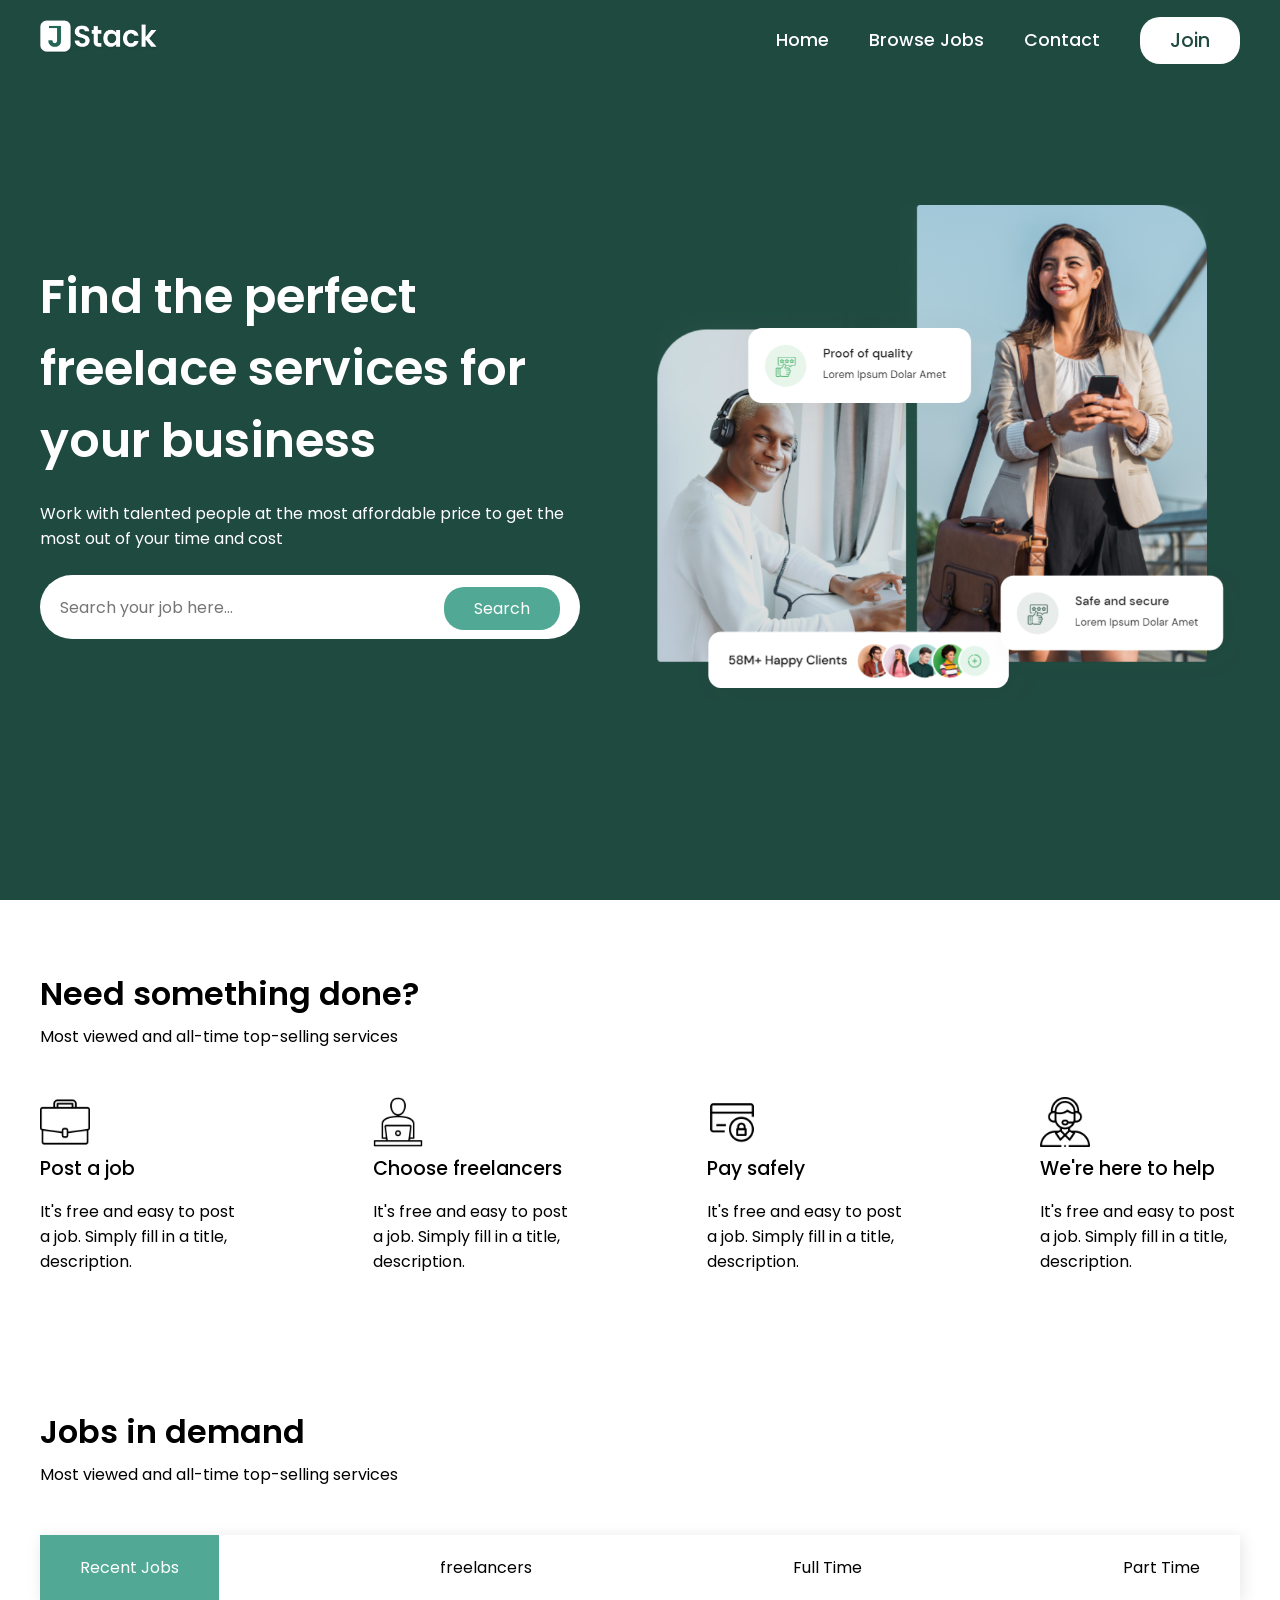
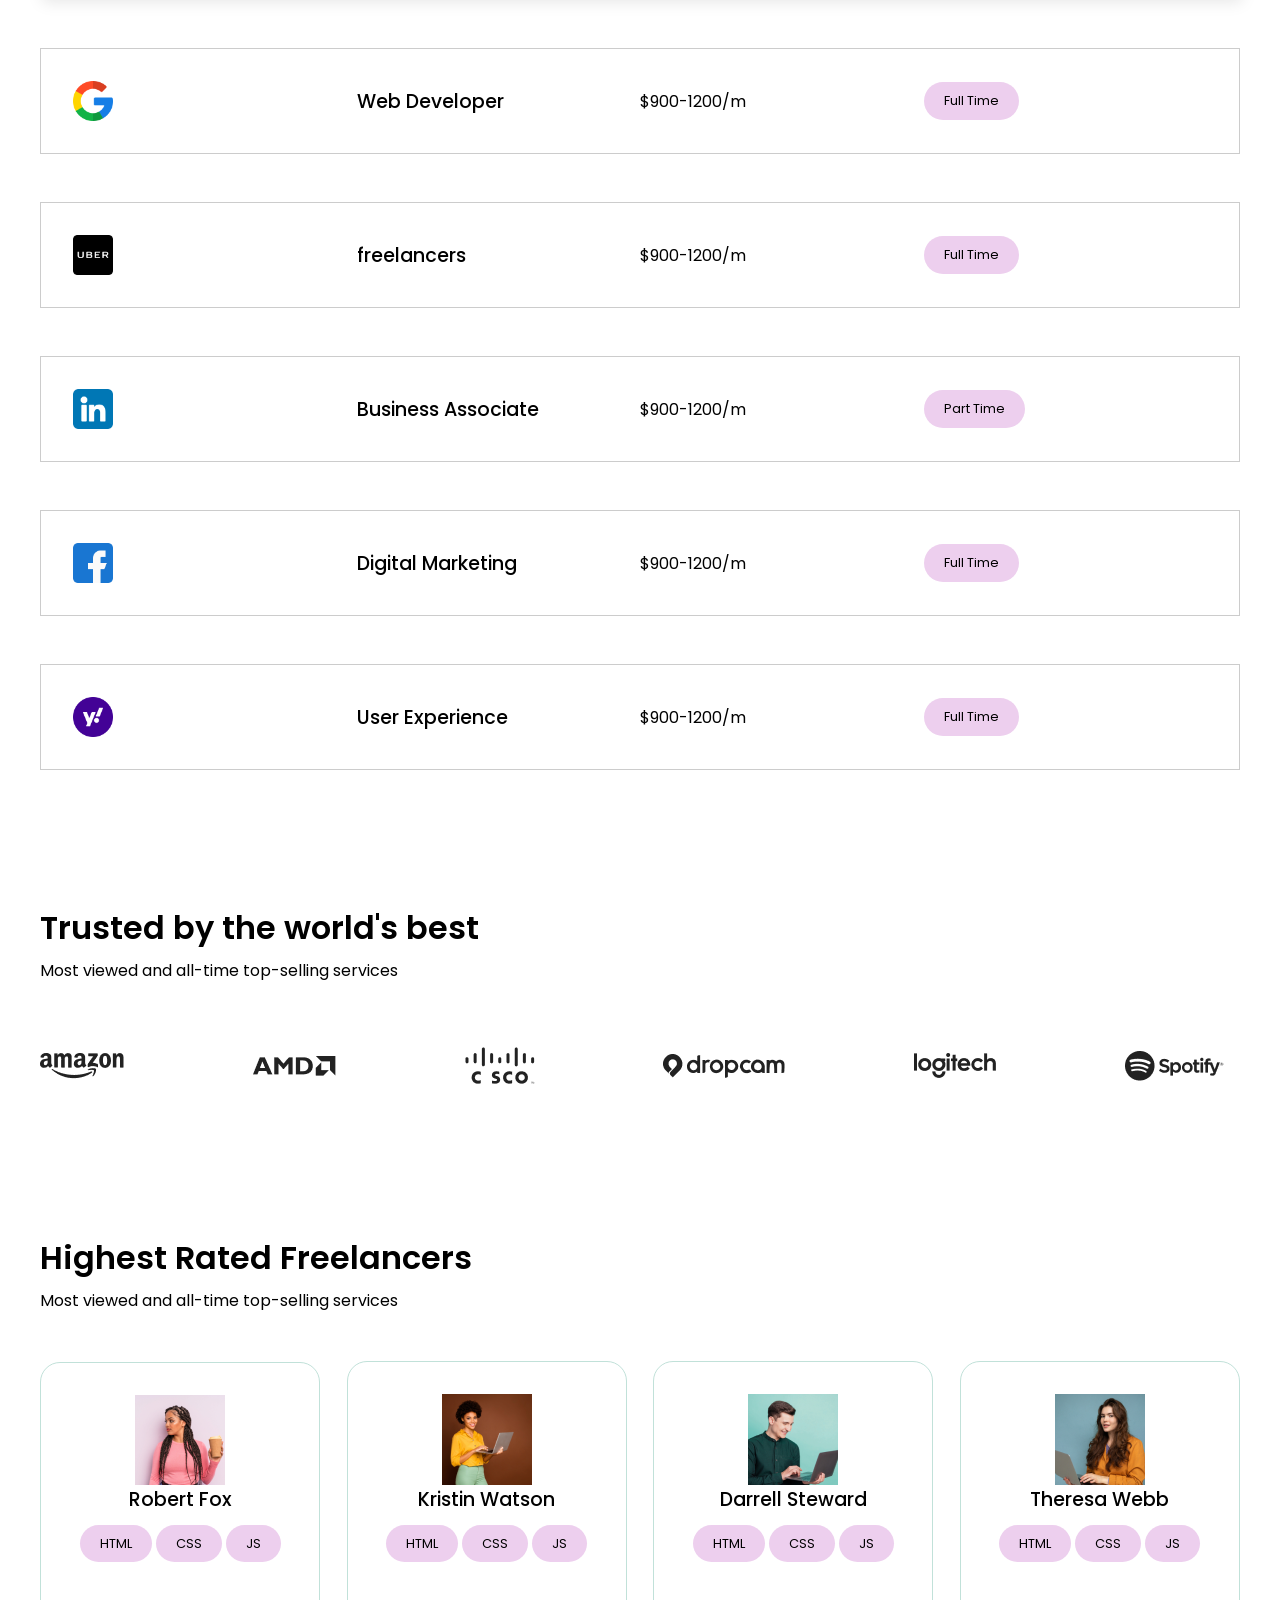
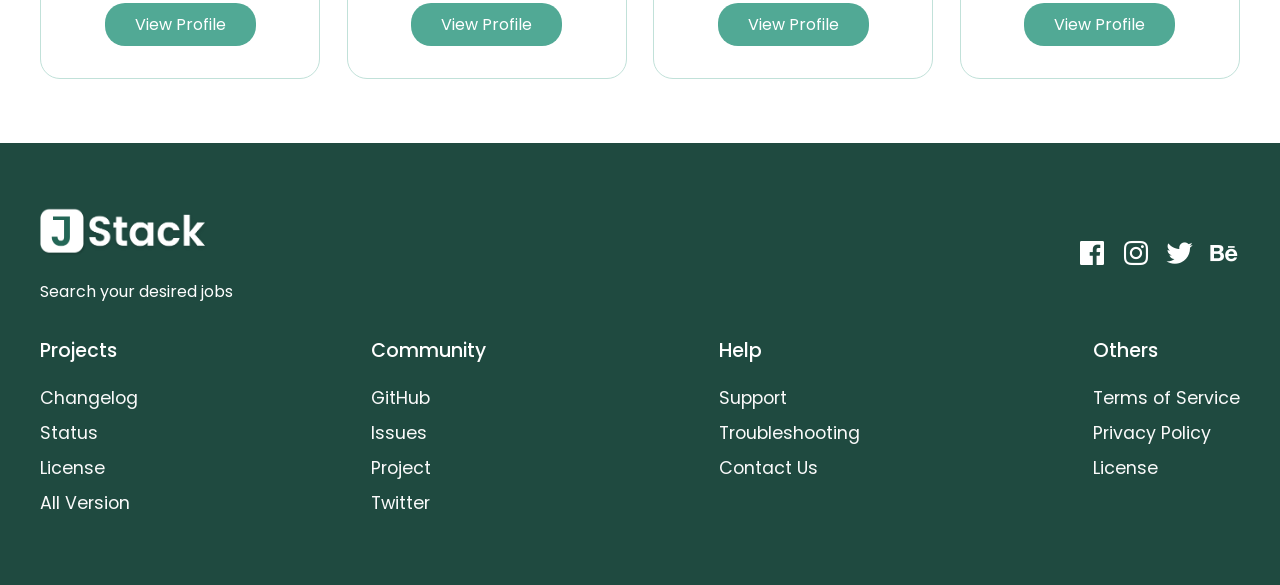
<file: index.html>
<!DOCTYPE html>
<html lang="en">

    <head>
        <meta charset="UTF-8">
        <meta name="viewport" content="width=device-width, initial-scale=1.0">
        <title>JSTACK - Search Jobs</title>
        <link rel="stylesheet" href="style.css">
        <link href='https://unpkg.com/boxicons@2.1.4/css/boxicons.min.css' rel='stylesheet'>

    </head>

    <body>

        <!-- Header  Section-->
         <header>
            <div id="navbar" class="obj-width">
                <a href="index.html"><img class="logo" src="assets/logo.png" alt=""></a>
                <ul id="menu">
                    <li><a href=" #">Home</a></li>
                    <li><a href="./jobs/job.html " >Browse Jobs</a></li>
                    <li><a href=" contact.html">Contact</a></li>
                    <button id="w-btn">Join</button>
                </ul>
                <i id="bar" class='bx bx-menu'></i>
            </div>
         </header>
        <!-- Hero  Section-->
         <section class="hero">
            <div class="hero-box obj-width">
                <div class="h-left">
                    <h1>Find the perfect freelace
                    services for your business
                    </h1>
                    <p>Work with talented people at 
                    the most affordable price 
                    to get the most out of 
                    your time and cost
                    </p>
                    <div class="search">
                        <input type="text" placeholder="Search your job here...">
                        <a  id= "g-btn" href="#">Search</a>
                    </div>
                </div>
                <div class="h-right">
                    <img src="assets/hero1.PNG"alt="">
                </div>

            </div>
         </section>
        <!-- Features  Section-->
         <section class="features sec-space obj-width">
        <h2>Need something done?</h2>
        <p>Most viewed and all-time
        top-selling services
        </p>
        <div class="fe-box">
            <div>
                <img src="assets/fe 1.png" alt="">
                <h3>Post a job</h3>
                <p>It's free and easy to post a job.
                Simply fill in a title, description.
                </p>
            </div>
            <div>
                <img src="assets/fe 2.png" alt="">
                <h3>Choose freelancers</h3>
                <p>It's free and easy to post a job.
                Simply fill in a title, description.
                </p>
            </div>
            <div>
                <img src="assets/fe 3.png" alt="">
                <h3>Pay safely</h3>
                <p>It's free and easy to post a job.
                Simply fill in a title, description.
                </p>
            </div>
            <div>
                <img src="assets/fe 4.png" alt="">
                <h3>We're here to help</h3>
                <p>It's free and easy to post a job.
                Simply fill in a title, description.
                </p>
            </div>
        </div>

         </section>


        <!-- Job Listing  Section-->
         <section class="jobs sec-space obj-width">
        <h2>Jobs in demand</h2>
        <p>Most viewed and all-time
            top-selling services
        </p>
        <ul class="job-id" >
            <li data-target="all" class="active">Recent Jobs</li>
            <li data-target="freelancer">freelancers</li>
            <li data-target="fullTime">Full Time</li>
            <li data-target="partTime">Part Time</li>
        </ul>
        <div class="jobs-container">
            <li data-item="fulltime" class="jList">
                <img src="assets/google.png" alt="">
                <h3>Web Developer</h3>
                <p>$900-1200/m</p>
                <span id="key">Full Time</span>
            </li>
    
             <li data-item="freelancer" class="jList">
                <img src="assets/uber.png" alt="">
                <h3>freelancers</h3>
                <p>$900-1200/m</p>
                <span id="key">Full Time</span>
            </li>
             <li data-item="partTime" class="jList">
                <img src="assets/linkedin.png" alt="">
                <h3>Business Associate</h3>
                <p>$900-1200/m</p>
                <span id="key">Part Time</span>

            </li>
             <li data-item="fullTime" class="jList">
                <img src="assets/facebook.png" alt="">
                <h3>Digital Marketing</h3>
                <p>$900-1200/m</p>
                <span id="key">Full Time</span>
            </li>
             <li data-item="partTime" class="jList">
                <img src="assets/yahoo.png" alt="">
                <h3>User Experience</h3>
                <p>$900-1200/m</p>
                <span id="key">Full Time</span>
            </li>
        </div>
         </section>


        <!-- Brand  Section-->
         <section class="trust sec-space obj-width">
            <h2>Trusted by the world's best</h2>
            <p>Most viewed and all-time top-selling services</p>
            <div class="t-box">
                <img src="assets/t1.png"alt="">
                <img src="assets/t2.png"alt="">
                <img src="assets/t3.png"alt="">
                <img src="assets/t4.png"alt="">
                <img src="assets/t5.png"alt="">
                <img src="assets/t6.png"alt="">
            </div>
         </section>
        <!-- Team  Section-->
         <section class="team sec-space obj-width">
            <h2>Highest Rated Freelancers</h2>
            <p>Most viewed and all-time top-selling services</p>
            <div class="team-container">
            
            <div class="f1-box">
                <img src="assets/fl-1.png" alt="">
                <h3>Robert Fox</h3>
                <div class="skill">
                    <span id="key"> HTML</span>
                    <span id="key"> CSS</span>
                    <span id="key"> JS</span>
                </div>
                <a id="g-btn" href="" id="g-btn">View Profile</a>
            </div>
                <div class="f1-box">
                <img src="assets/fl-2.png" alt="">
                <h3>Kristin Watson</h3>
                <div class="skill">
                    <span id="key"> HTML</span>
                    <span id="key"> CSS</span>
                    <span id="key"> JS</span>
                </div>
                <a id="g-btn" href="" id="g-btn">View Profile</a>
                </div>
                <div class="f1-box">
                <img src="assets/fl-3.png" alt="">
                <h3>Darrell Steward</h3>
                <div class="skill">
                    <span id="key"> HTML</span>
                    <span id="key"> CSS</span>
                    <span id="key"> JS</span>
                </div>
                <a href="" id="g-btn">View Profile</a>
                </div>
                <div class="f1-box">
                <img src="assets/fl-4.png" alt="">
                <h3>Theresa Webb</h3>
                <div class="skill">
                    <span id="key"> HTML</span>
                    <span id="key"> CSS</span>
                    <span id="key"> JS</span>
                </div>
                <a href="" id="g-btn">View Profile</a>
            </div>
         </section>
        <!-- Footer  Section-->
        <footer class="footer">
            <div class="obj-width">
                <div class="top">
                    <div>
                        <img class="logo" src="assets/logo.png" alt="">
                        <p>Search your desired jobs</p>
                    </div>
                    <div>
                        <a href="#"><i class='bx bxl-facebook-square'></i></a>
                        <a href="#"><i class='bx bxl-instagram' ></i></a>
                        <a href="#"><i class='bx bxl-twitter'></i></a>
                        <a href="#"><i class='bx bxl-behance' ></i></a>
                    </div>
                </div>
                <div class="bottom">
                    <div>
                        <h3>Projects</h3>
                        <a href="#">Changelog</a>
                        <a href="#">Status</a>
                        <a href="#">License</a>
                        <a href="#">All Version</a>
                    </div>
                    <div>
                        <h3>Community</h3>
                        <a href="#">GitHub</a>
                        <a href="#">Issues</a>
                        <a href="#">Project</a>
                        <a href="#">Twitter</a>
                    </div>
                    <div>
                        <h3>Help</h3>
                        <a href="#">Support</a>
                        <a href="#">Troubleshooting</a>
                        <a href="#">Contact Us</a>
                    </div>
                    <div>
                        <h3>Others</h3>
                        <a href="#">Terms of Service</a>
                        <a href="#">Privacy Policy</a>
                        <a href="#">License</a>
                        
                    </div>
                </div>
            </div>
        </footer> 

        <script src="script.js"></script>
        <script src="toggle.js"></script>
    </body>

</html>
</file>
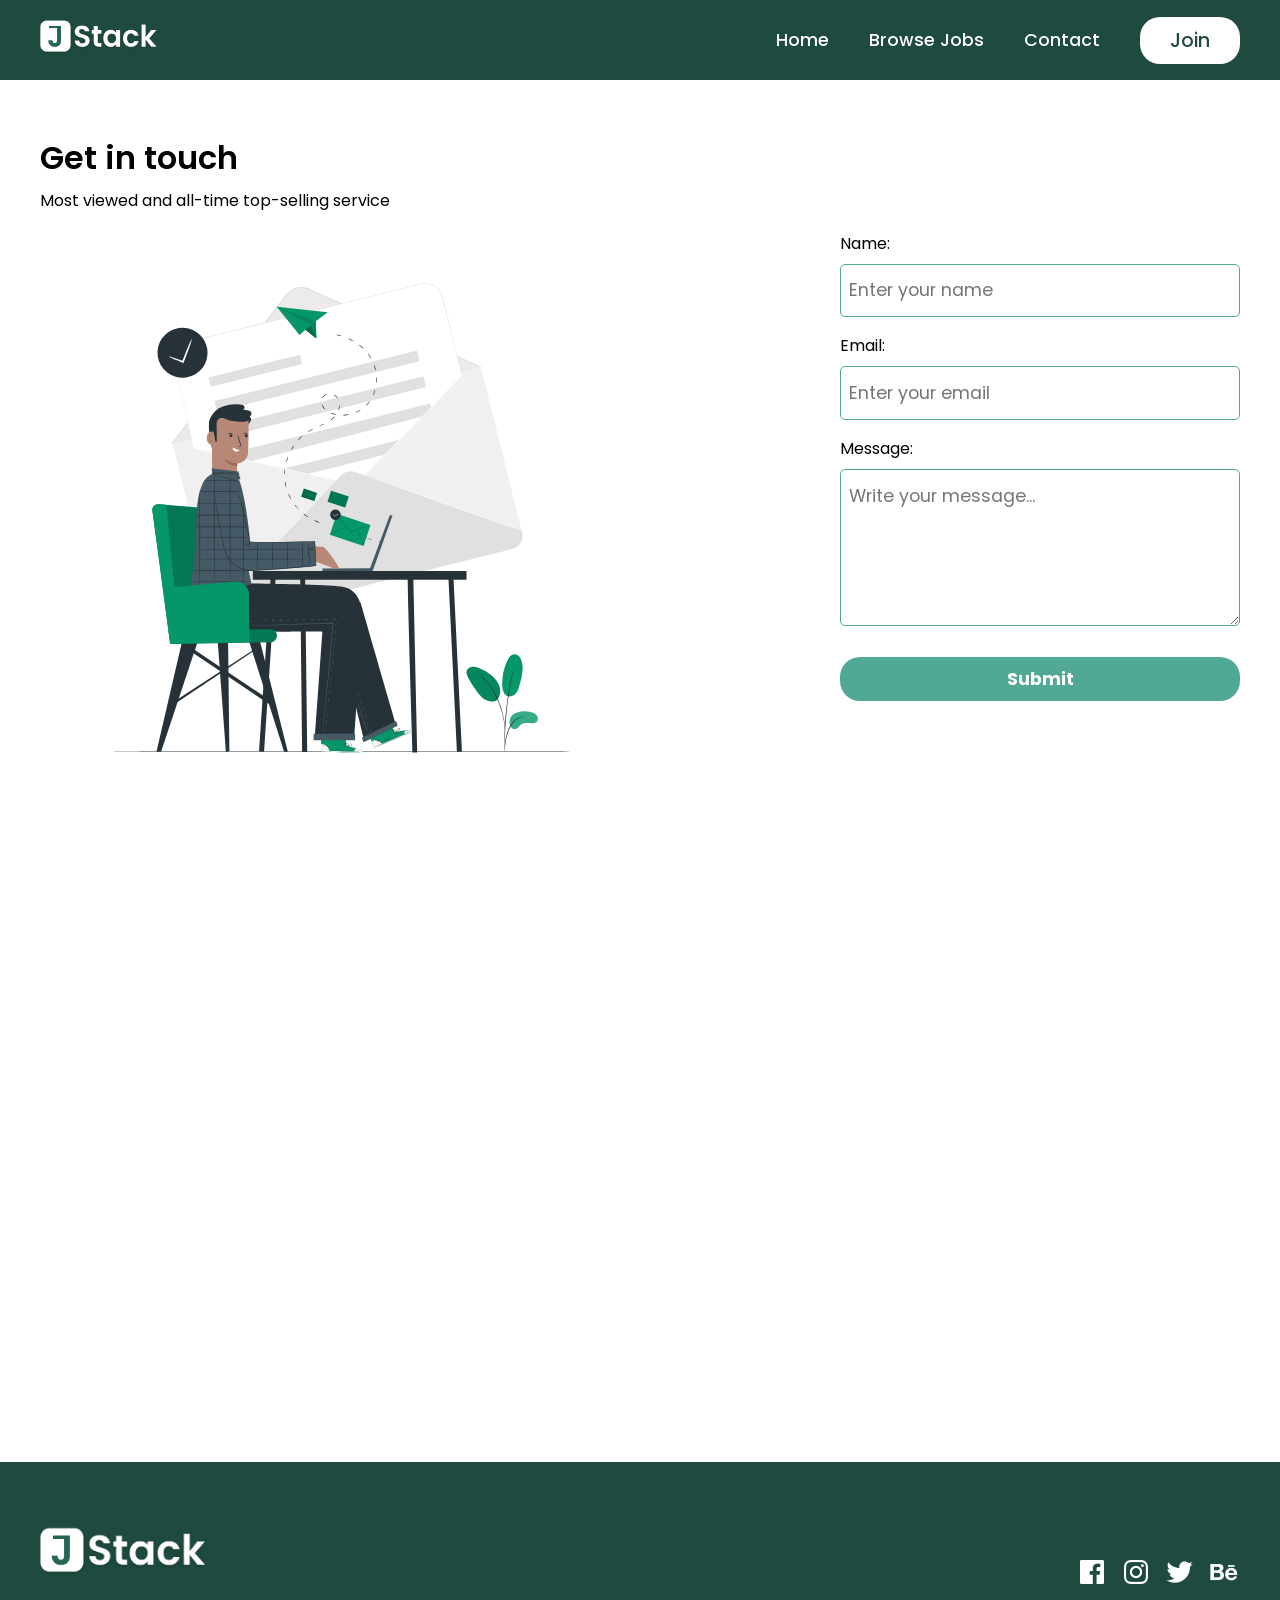
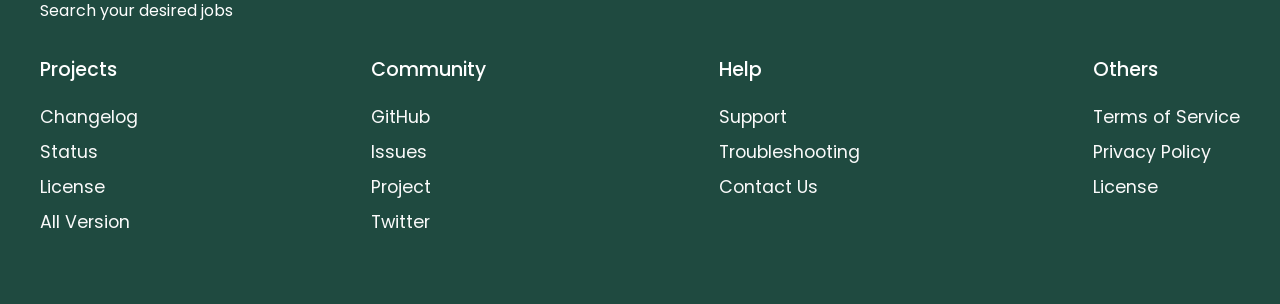
<file: contact.html>
<!DOCTYPE html>
<html lang="en">

<head>
    <meta charset="UTF-8">
    <meta name="viewport" content="width=device-width, initial-scale=1.0">

    <title>JSTACK - Contact Us</title>

    <link rel="stylesheet" href="style.css">

    <link href="https://unpkg.com/boxicons@2.1.4/css/boxicons.min.css"
        rel="stylesheet">
</head>

<body>

    <!-- Header Section -->
    <header>
        <div id="navbar" class="obj-width">

            <a href="index.html">
                <img class="logo" src="assets/logo.png" alt="Logo">
            </a>

            <ul id="menu">
                <li><a href="index.html">Home</a></li>
                <li><a href="jobs/job.html">Browse Jobs</a></li>
                <li><a href="contact.html">Contact</a></li>

                <button id="w-btn">Join</button>
            </ul>

            <i id="bar" class="bx bx-menu"></i>

        </div>
    </header>


    <!-- Contact Section -->
    <section class="contact obj-width sec-space extra-space">

        <div class="contact-img">

            <h2>Get in touch</h2>

            <p>Most viewed and all-time top-selling service</p>

            <img src="assets/contact.svg" alt="Contact Us">

        </div>


        <form id="contact-form">

            <label for="name">Name:</label>

            <input
                type="text"
                name="name"
                id="name"
                placeholder="Enter your name"
                autocomplete="off"
                required
            />


            <label for="email">Email:</label>

            <input
                type="email"
                name="email"
                id="email"
                placeholder="Enter your email"
                autocomplete="off"
                required
            />


            <label for="message">Message:</label>

            <textarea
                name="message"
                id="message"
                rows="5"
                placeholder="Write your message..."
                required
            ></textarea>


            <input type="submit" id="g-btn" value="Submit">

        </form>

    </section>


    <!-- Google Map Section -->
    <section class="contact obj-width sec-space">

        <iframe
            src="https://www.google.com/maps/embed?pb=!1m18!1m12!1m3!1d241318.121973907!2d72.87835265000001!3d19.081507449999997!2m3!1f0!2f0!3f0!3m2!1i1024!2i768!4f13.1!3m3!1m2!1s0x3be7c6306644edc1%3A0x5da4ed8f8d648c69!2sMumbai%2C%20Maharashtra!5e0!3m2!1sen!2sin!4v1794220692958!5m2!1sen!2sin"
            width="100%"
            height="450"
            style="border:0;"
            allowfullscreen
            loading="lazy"
            referrerpolicy="strict-origin-when-cross-origin">
        </iframe>

    </section>


    <!-- Footer Section -->
    <footer class="footer">

        <div class="obj-width">

            <div class="top">

                <div>
                    <img class="logo" src="assets/logo.png" alt="Logo">
                    <p>Search your desired jobs</p>
                </div>

                <div>
                    <a href="#"><i class="bx bxl-facebook-square"></i></a>
                    <a href="#"><i class="bx bxl-instagram"></i></a>
                    <a href="#"><i class="bx bxl-twitter"></i></a>
                    <a href="#"><i class="bx bxl-behance"></i></a>
                </div>

            </div>


            <div class="bottom">

                <div>
                    <h3>Projects</h3>
                    <a href="#">Changelog</a>
                    <a href="#">Status</a>
                    <a href="#">License</a>
                    <a href="#">All Version</a>
                </div>

                <div>
                    <h3>Community</h3>
                    <a href="#">GitHub</a>
                    <a href="#">Issues</a>
                    <a href="#">Project</a>
                    <a href="#">Twitter</a>
                </div>

                <div>
                    <h3>Help</h3>
                    <a href="#">Support</a>
                    <a href="#">Troubleshooting</a>
                    <a href="contact.html">Contact Us</a>
                </div>

                <div>
                    <h3>Others</h3>
                    <a href="#">Terms of Service</a>
                    <a href="#">Privacy Policy</a>
                    <a href="#">License</a>
                </div>

            </div>

        </div>

    </footer>


    <!-- JavaScript -->
    <script src="toggle.js"></script>

    <script>
        const contactForm = document.getElementById("contact-form");

        contactForm.addEventListener("submit", (e) => {

            e.preventDefault();

            const name = document.getElementById("name").value;
            const email = document.getElementById("email").value;
            const message = document.getElementById("message").value;

            alert("Thank you " + name + "! Your message has been submitted.");

            contactForm.reset();

        });
    </script>

</body>
</html>
</file>
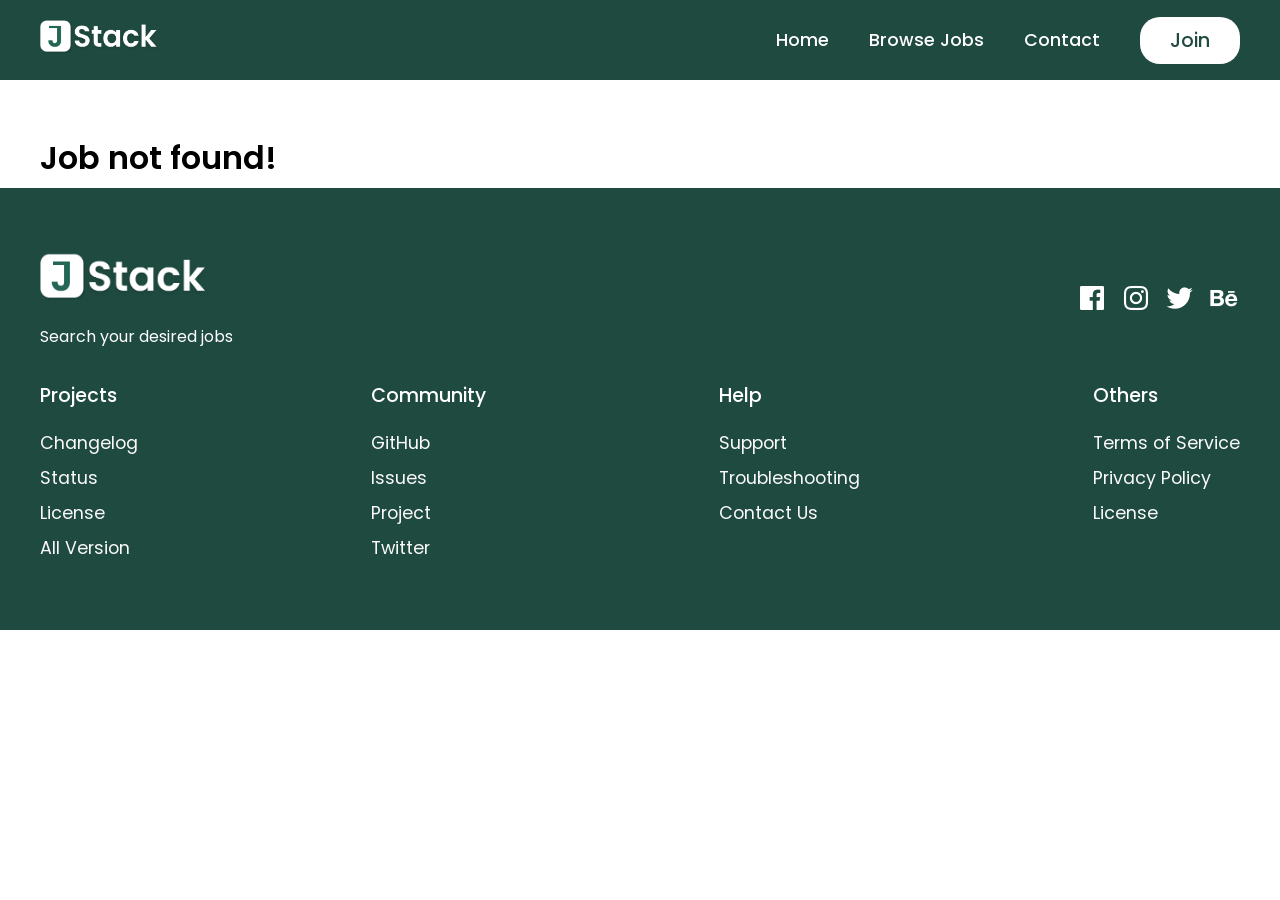
<file: jobs/job-details.html>
<!DOCTYPE html>
<html lang="en">

<head>
    <meta charset="UTF-8">
    <meta name="viewport" content="width=device-width, initial-scale=1.0">
    <title>JSTACK - Job Details</title>

    <link rel="stylesheet" href="../style.css">
    <link href="https://unpkg.com/boxicons@2.1.4/css/boxicons.min.css" rel="stylesheet">
</head>

<body>

    <!-- Header Section -->
    <header>
        <div id="navbar" class="obj-width">

            <a href="../index.html">
                <img class="logo" src="../assets/logo.png" alt="Logo">
            </a>

            <ul id="menu">
                <li><a href="../index.html">Home</a></li>
                <li><a href="./job.html">Browse Jobs</a></li>
                <li><a href="../contact.html">Contact</a></li>
                <button id="w-btn">Join</button>
            </ul>

            <i id="bar" class="bx bx-menu"></i>
        </div>
    </header>


    <!-- Job Details Section -->
    <div id="jobDetails" class="extra-space obj-width">
        <h2>Loading job details...</h2>
    </div>


    <!-- Footer Section -->
    <footer class="footer">
        <div class="obj-width">

            <div class="top">
                <div>
                    <img class="logo" src="../assets/logo.png" alt="Logo">
                    <p>Search your desired jobs</p>
                </div>

                <div>
                    <a href="#"><i class="bx bxl-facebook-square"></i></a>
                    <a href="#"><i class="bx bxl-instagram"></i></a>
                    <a href="#"><i class="bx bxl-twitter"></i></a>
                    <a href="#"><i class="bx bxl-behance"></i></a>
                </div>
            </div>

            <div class="bottom">

                <div>
                    <h3>Projects</h3>
                    <a href="#">Changelog</a>
                    <a href="#">Status</a>
                    <a href="#">License</a>
                    <a href="#">All Version</a>
                </div>

                <div>
                    <h3>Community</h3>
                    <a href="#">GitHub</a>
                    <a href="#">Issues</a>
                    <a href="#">Project</a>
                    <a href="#">Twitter</a>
                </div>

                <div>
                    <h3>Help</h3>
                    <a href="#">Support</a>
                    <a href="#">Troubleshooting</a>
                    <a href="../contact.html">Contact Us</a>
                </div>

                <div>
                    <h3>Others</h3>
                    <a href="#">Terms of Service</a>
                    <a href="#">Privacy Policy</a>
                    <a href="#">License</a>
                </div>

            </div>
        </div>
    </footer>


    <!-- JavaScript Files -->
    <script src="./job-list.js"></script>

    <script>
        document.addEventListener("DOMContentLoaded", () => {

            const urlParam = new URLSearchParams(window.location.search);
            const index = urlParam.get("id");

            const jobDetailsContainer =
                document.getElementById("jobDetails");

            // Check if job list exists
            if (typeof jCategory === "undefined") {
                jobDetailsContainer.innerHTML =
                    "<h2>Job data not found!</h2>";
                return;
            }

            // Get selected job
            const selectJob = jCategory[Number(index)];

            // Check valid job ID
            if (index === null || !selectJob) {
                jobDetailsContainer.innerHTML =
                    "<h2>Job not found!</h2>";
                return;
            }

            // Display job details
            jobDetailsContainer.innerHTML = `

                <div class="job-header">

                    <div class="job-img-row">

                        <img src="${selectJob.image}" alt="${selectJob.companyName}">

                        <div>
                            <h2>${selectJob.companyName}</h2>
                            <span>${selectJob.location}</span>
                        </div>

                    </div>

                    <a id="g-btn" href="#" target="_blank">
                        Apply Now
                    </a>

                </div>


                <!-- Features Section -->
                <div class="features obj-width">

                    <div class="fe-box">

                        <div>
                            <img src="../assets/vacancy.png" alt="">
                            <h3>Vacancy</h3>
                            <p>${selectJob.vacancy}</p>
                        </div>

                        <div>
                            <img src="../assets/fe 1.png" alt="">
                            <h3>Position</h3>
                            <p>${selectJob.title}</p>
                        </div>

                        <div>
                            <img src="../assets/hour.png" alt="">
                            <h3>Hours</h3>
                            <p>${selectJob.hours}</p>
                        </div>

                        <div>
                            <img src="../assets/salary.png" alt="">
                            <h3>Salary</h3>
                            <p>${selectJob.rate}</p>
                        </div>

                    </div>
                </div>


                <!-- Job Description -->
                <div class="job-description sec-space">

                    <h3>Job Description</h3>
                    <p>${selectJob.description}</p>

                    <h3>Employment Status</h3>
                    <p>${selectJob.av}</p>

                    <h3>Workplace</h3>
                    <p>${selectJob.workplace}</p>

                    <h3>Educational Requirements</h3>
                    <p>${selectJob.education}</p>

                    <h3>Experience Requirements</h3>
                    <p>${selectJob.experience}</p>

                </div>
            `;

        });
    </script>

    <script src="../toggle.js"></script>
    <script src="./jobSearch.js"></script>

</body>
</html>
</file>
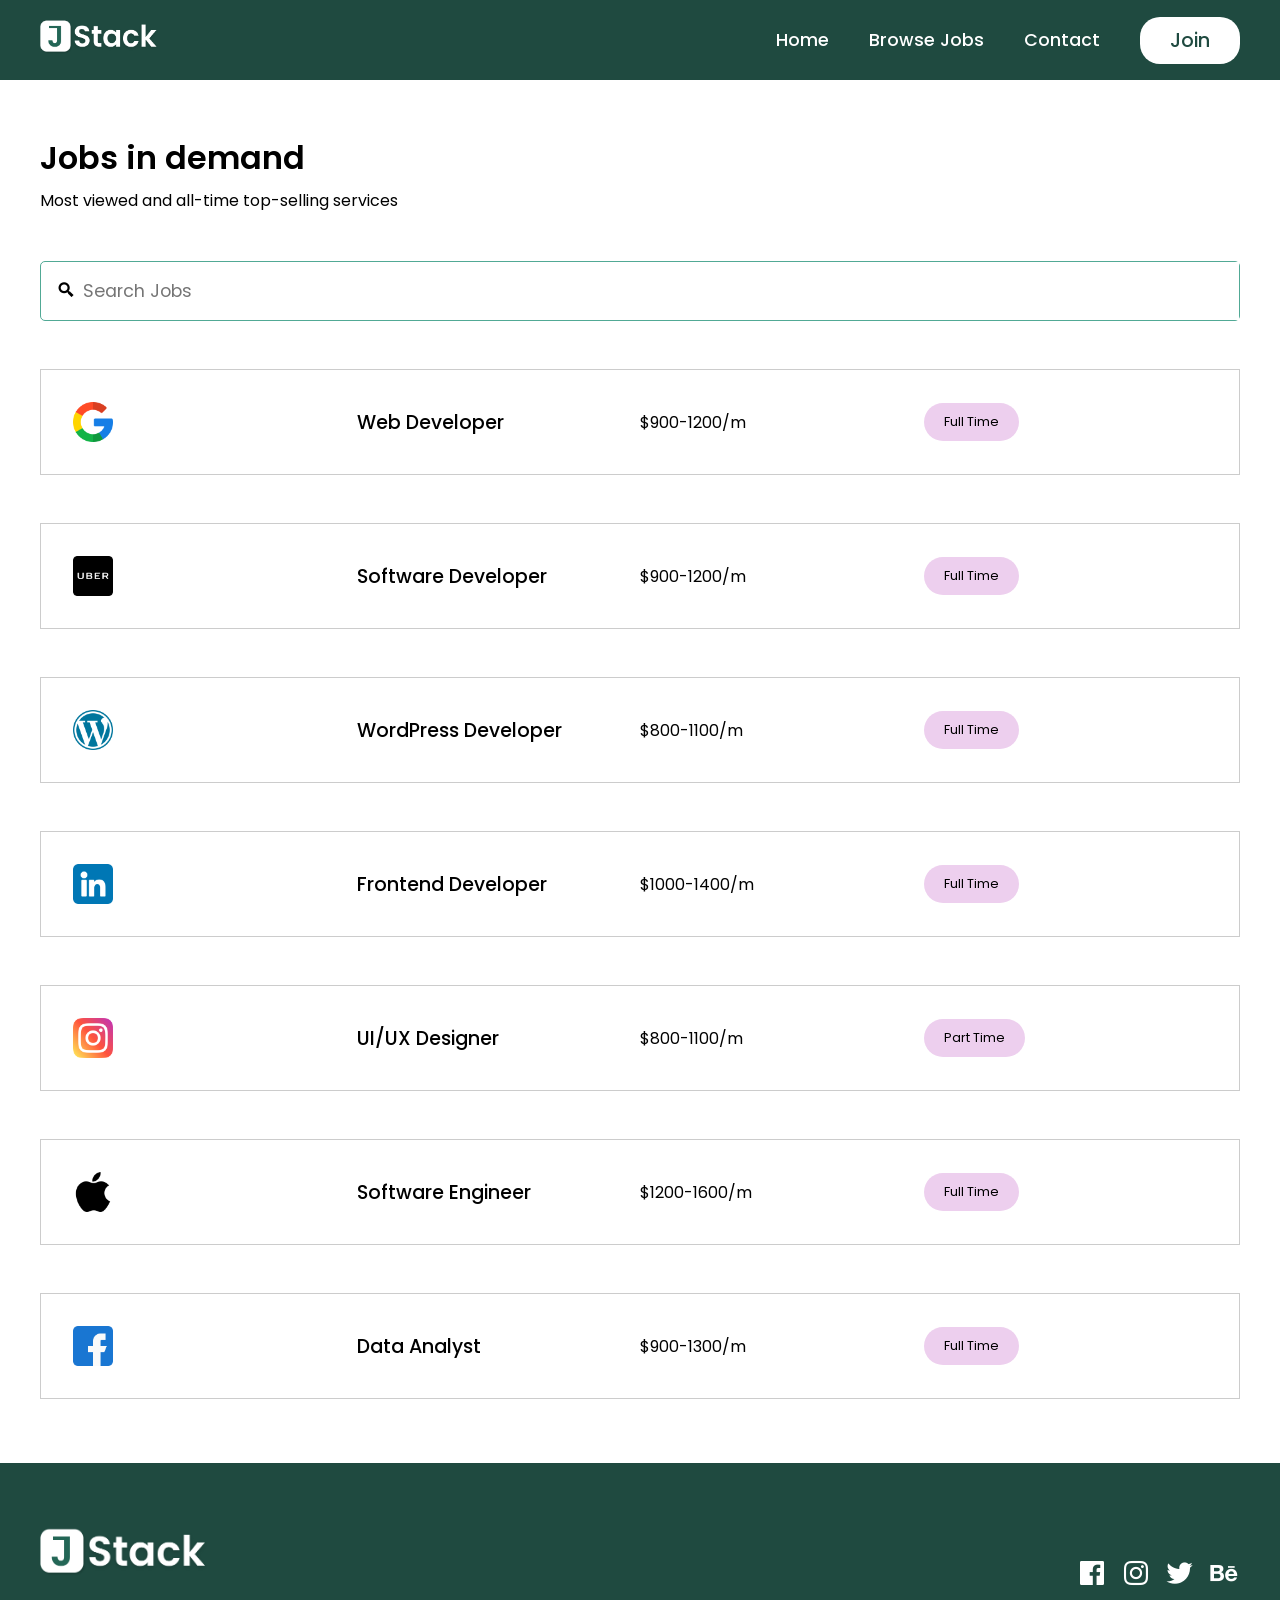
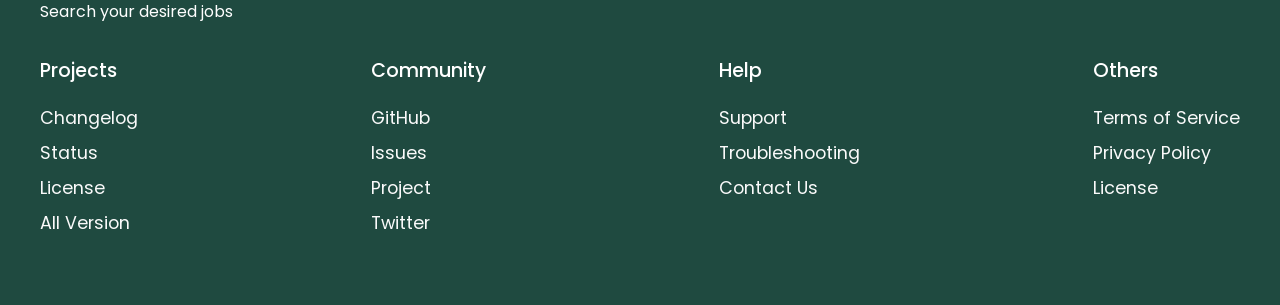
<file: jobs/job.html>
<!DOCTYPE html>
<html lang="en">

    <head>
        <meta charset="UTF-8">
        <meta name="viewport" content="width=device-width, initial-scale=1.0">
        <title>JSTACK - Search Jobs</title>
        <link rel="stylesheet" href="../style.css">
        <link href='https://unpkg.com/boxicons@2.1.4/css/boxicons.min.css' rel='stylesheet'>

    </head>

    <body>

        <!-- Header  Section-->
         <header>
            <div id="navbar" class="obj-width">
                <a href="../index.html"><img class="logo" src="../assets/logo.png" alt=""></a>
                <ul id="menu">
                    <li><a href=" ../index.html">Home</a></li>
                    <li><a href="./jobs/job.html " >Browse Jobs</a></li>
                    <li><a href="../contact.html">Contact</a></li>
                    <button id="w-btn">Join</button>
                </ul>
                <i id="bar" class='bx bx-menu'></i>
            </div>
         </header>
        


        <!-- Job Listing  Section-->
         <section class="jobs sec-space obj-width extra-space">
        <h2>Jobs in demand</h2>
        <p>Most viewed and all-time
            top-selling services
        </p>
        <form >
            <i class='bx bx-search-alt-2' ></i>
            <input type="text" placeholder="Search Jobs" id="searchBar">
        </form>
        
        <div class="jobs-container" id="root">
            <!-- <li data-item="fulltime" class="jList">
                <img src="../assets/google.png" alt="">
                <h3>Web Developer</h3>
                <p>$900-1200/m</p>
                <span id="key">Full Time</span>
            </li> -->
        </div>
         </section> 
        <!-- Footer  Section-->
        <footer class="footer">
            <div class="obj-width">
                <div class="top">
                    <div>
                        <img class="logo" src="../assets/logo.png" alt="">
                        <p>Search your desired jobs</p>
                    </div>
                    <div>
                        <a href="#"><i class='bx bxl-facebook-square'></i></a>
                        <a href="#"><i class='bx bxl-instagram' ></i></a>
                        <a href="#"><i class='bx bxl-twitter'></i></a>
                        <a href="#"><i class='bx bxl-behance' ></i></a>
                    </div>
                </div>
                <div class="bottom">
                    <div>
                        <h3>Projects</h3>
                        <a href="#">Changelog</a>
                        <a href="#">Status</a>
                        <a href="#">License</a>
                        <a href="#">All Version</a>
                    </div>
                    <div>
                        <h3>Community</h3>
                        <a href="#">GitHub</a>
                        <a href="#">Issues</a>
                        <a href="#">Project</a>
                        <a href="#">Twitter</a>
                    </div>
                    <div>
                        <h3>Help</h3>
                        <a href="#">Support</a>
                        <a href="#">Troubleshooting</a>
                        <a href="#">Contact Us</a>
                    </div>
                    <div>
                        <h3>Others</h3>
                        <a href="#">Terms of Service</a>
                        <a href="#">Privacy Policy</a>
                        <a href="#">License</a>
                        
                    </div>
                </div>
            </div>
        </footer> 

        <script src="job-list.js"></script>
        <script src="../toggle.js"></script>
        <script src="jobSearch.js"></script>
    </body>

</html>
</file>
<file: style.css>
@import url("https://fonts.googleapis.com/css2?family=Poppins:wght@100;200;300;400;500;600;700;800&display=swap");

* {
  margin: 0;
  padding: 0;
  box-sizing: border-box;
  font-family: "Poppins", sans-serif;
}

body {
  position: relative;
}

/* Global CSS */

h1 {
  font-size: 3rem;
  font-weight: 600;
}

h2 {
  font-size: 2rem;
  font-weight: 600;
  line-height: 60px;
}
h3 {
  font-size: 1.2rem;
  padding-bottom: 1rem;
  font-weight: 500;
}
#w-btn{
  margin-left:40px;
  background: white;
  color:#1f4a40;
  padding:9px 30px;
  border-radius:20px;
  font-size:1.2rem;
  font-weight:500;
  box-shadow:none;
  border:none;

}
#g-btn{
  text-decoration: none;
  background-color: #51a995;
  color:#fff;
  padding:9px 30px;
  border-radius:20px;
  cursor:pointer;
}

.sec-space {
  padding: 4rem 0;
}
.extra-space {
  padding-top: 8rem;
}
.obj-width {
  max-width: 1200px;
  margin: auto;
}

header{
  background-color: #1f4a40;
  position:fixed;
  top:0;
  right:0;
  width:100%;
  z-index:999;
}

#navbar{
  display:flex;
  justify-content:space-between;
  align-items:center;
  height:80px;
}

#navbar .logo{
  width:120px;
}

#menu{
  display:flex;
  justify-content: flex-end;
  align-items: center;
  list-style:none ;
}

#menu li a{
  color:#fff;
  text-decoration: none;
  margin-left: 40px;
  font-size: 1.1rem;
  font-weight: 500;
}
#bar{
  color:white;
  display:none;
}
/*Hero*/
.hero{
  background-color:#1f4a40;
}
.hero-box{
  display:flex;
  justify-content:space-between;
  height:100vh;
  align-items: center;
}
.h-left{
  width:45%;
  color:#fff;
}
.h-left p{
  padding:1.5rem 0;
}
.search{
  position:relative;
}
.search input{
  width:100%;
  height:4rem;
  border-radius: 35px;
  padding:0 20px;
  font-size: 1rem;
  outline:none;
  border:none;
}
.search a{
  position: absolute;
  top:12px;
  right:20px;
}
.h-right{
  width:50%;
}
.h-right img{
  width:100%;
  object-fit : cover;
}
.features .fe-box{
  display: flex;
  justify-content: space-between;
  align-items: center;
  flex-wrap:wrap;
}
.features .fe-box div{
  width:200px;
}
.features .fe-box img{
  width:50px;
  margin-top:3rem;

}
.jobs .job-id{
  margin-top:3rem;
  display:flex;
  justify-content:space-between;
  align-items:center;
  list-style:none;
  box-shadow:2px 2px 15px rgba(0,0,0,0.1);
}
.jobs .job-id  li{
  padding :20px 40px;
  cursor:pointer;
  color:#000;
}
.jobs .job-id  li.active{
 background:#51a995;
 color:#fff;
}
.jobs .jList{
  margin-top:3rem;
  display:grid;
  grid-template-columns:repeat(4,1fr);
  border:1px solid #ccc;
  align-items:center;
  justify-items:start;
  cursor:pointer;
  color:#000;
  padding:2rem 2rem;
}
.jobs .jList.delete{
  display:none;

}
.jobs .jList:hover {
  background:#ecf1ee;
}
.jobs .jList img{
  width:40px;

}
.jobs .jList h3{
  padding-bottom:0;
}
.trust .t-box{
  display:flex;
  align-items:center;
  flex-wrap:wrap;
  justify-content: space-between;
  padding-top: 3rem;
}
.trust .t-box img{
  margin : 1rem 1rem  1rem 0; 
}
.team-container{
  display:flex;
  justify-content:space-between;
  align-items:center;
  flex-wrap:wrap;
}
.team-container .f1-box{
  border:1px solid #c1e1d9;
  width:280px;
  padding:2rem 0;
  border-radius:20px;
  margin-top:3rem;
  display:flex;
  flex-direction:column;
  justify-content:center;
  align-items:center;
}
.f1-box{
  border-radius:50%;
  margin-top:1rem;
}
.skill{
  padding-bottom:3rem;
}
#key{
  font-size:0.8rem;
  background-color:#edcfee;
  padding:10px 20px;
  border-radius:20px;
}
footer{
  background-color: #1f4a40;
  color:#fff;
  padding:4rem 0;

}
.top{
  display:flex;
  align-items:center;
  text-align:start;
  justify-content: space-between;
  flex-wrap:wrap;

}
.top .logo{
  width:170px;
  margin-bottom:1rem;
}
.top i{
  color:#fff;
  font-size:2rem;
  margin-left:0.5rem;

}
.bottom{
  padding-top:2rem;
  text-align:start;
  display:flex;
  justify-content:space-between;
  flex-wrap:wrap;
}
.bottom div{
  display:flex;
  flex-direction:column;

}
.bottom a{
  text-decoration:none;
  color:#fafafa;
  line-height:35px;
  font-size:1.1rem;

}
/* Brower jobs*/
.jobs form{
  margin-top:3rem;
  width:100%;
  border:1px solid #51a995;
  border-radius:5px;
  display:flex;
  justify-content:space-between;
  align-items:center;
}
.jobs form i{
  padding-left:1rem;
  font-size:1.1rem;
  font-weight:bold;
}
.jobs form input{
  width:100%;
  border:none;
  outline:none;
  padding:1rem 0.5rem;
  font-size:1.1rem;
}
/*job details*/
.job-header{
  display:flex;
  justify-content: space-between;
  align-items: center;
  background:#f8fcfa;
  border:1px solid #51a995;
  border-radius: 38px;
  padding:2rem;
}
.job-img-row{
  display:flex;
  align-items:center;
}
.job-header img{
  width:100px;
  background:#fff;
  padding:1rem;
  border-radius:15px;
  margin-right:2rem;
}
.job-description p{
  padding-bottom:2rem;
}
/* Contact Section */
.contact {
    display: flex;
    align-items: center;
    justify-content: space-between;
    gap: 3rem;
}

/* Contact Image */
.contact-img {
    width: 50%;
    height: 100%;
}

.contact-img img {
    width: 100%;
    height: auto;
    object-fit: cover;
}

/* Contact Form */
.contact form {
    width: 50%;
    max-width: 400px;
}

/* Form Inputs */
.contact input,
.contact textarea {
    width: 100%;
    margin: 0.5rem 0 1rem 0;
    border: 1px solid #51a995;
    box-shadow: none;
    outline: none;
    padding: 0.8rem 0.5rem;
    font-size: 1.1rem;
    border-radius: 5px;
    box-sizing: border-box;
}

/* Submit Button */
.contact input[type="submit"] {
    background-color: #51a995;
    color: white;
    cursor: pointer;
    border: none;
    font-weight: bold;
}

.contact input[type="submit"]:hover {
    background-color: #398b79;
}

/* Mobile Responsive */
@media (max-width: 768px) {

    .contact {
        flex-direction: column;
        align-items: stretch;
    }

    .contact-img,
    .contact form {
        width: 100%;
        max-width: 100%;
    }

}

@media(max-width:1200px){
  .obj-width{
    width:95%;
  }
}
@media(max-width:699px){
  #menu{
    background-color:white ;
    display:block;
    width:280px;
    height:auto;
    position:absolute;
    top:80px;
    right:-100%;
    padding:30px 0;
    box-shadow: 0px 2px 10px rgba(0,0,0,0.2);
    border-radius:13px;
    opacity:0;
    transition: all 0.3s ease;
  
  }
  #menu.active{
    right:10px;
    opacity: 1;

  }
  #menu li{
    padding:1rem;
  }

  #menu li a{
    color:#1f4a40;
  }
  #bar{
    display:block;
    font-size:1.7rem;
    cursor:pointer;
  }
  #w-btn{
    margin:20px 0 0 50px;
    background:#1f4a40;
    color:#fff;
  }
  .hero-box{
    flex-direction:column-reverse;
    justify-content:center;
    height:auto;
    align-items:start;
    padding:8rem 0;
  }
  .h-left{
    width:100%;
  }
  .h-right{
    display:none;
  }
  .features .fe-box div{
    width:40%;
  }
  .jobs .job-id{
    position:relative;
    width:100%;
    overflow-x:scroll;
    -ms-overflow-style:none;
    scrollbar-width:none;
  }
  .jobs .job-id li{
    padding:20px 30px;
    text-wrap:nowrap;
  }
  .jobs-container{
    display:flex;
    justify-content:space-between;
    flex-wrap:wrap;
    margin-top:2rem ;
  }
  .jobs .jList{
    width:48%;
    margin-top:1rem;
    grid-template-columns:repeat(1,1fr);
    grid-gap:15px;
    padding:2rem 1 rem;
    text-align:center;
    justify-items: center;
  }
  
  .team-container .f1-box{
    width:48%;
    text-align:center;
    border-radius:10px;
    margin-top:1rem;

  }
  .skill{
    padding-bottom:1rem;
  }
  .top i{
    margin:1rem 1rem 0 0;
  }
  .bottom div{
    width:50%;
    margin-bottom:50px;

  }
  /* job details */
  .job-header{
    display:flex;
    flex-direction:column;
    justify-content: center;
    align-items: flex-start;
    border-radius:15px;
    padding:1rem;

  }
  .job-img-row{
    margin-bottom:1.5rem;

  }
  .job-header img{
    padding:0rem;
    border-radius:10px;
  }
  .contact{
    display:flex;
    flex-direction:column;
    align-items:flex-start;

  }
  .contact-img{
    width:100%;
  }
  .contact-img img{
    width:70%;
    height:auto;
  }
}
</file>
